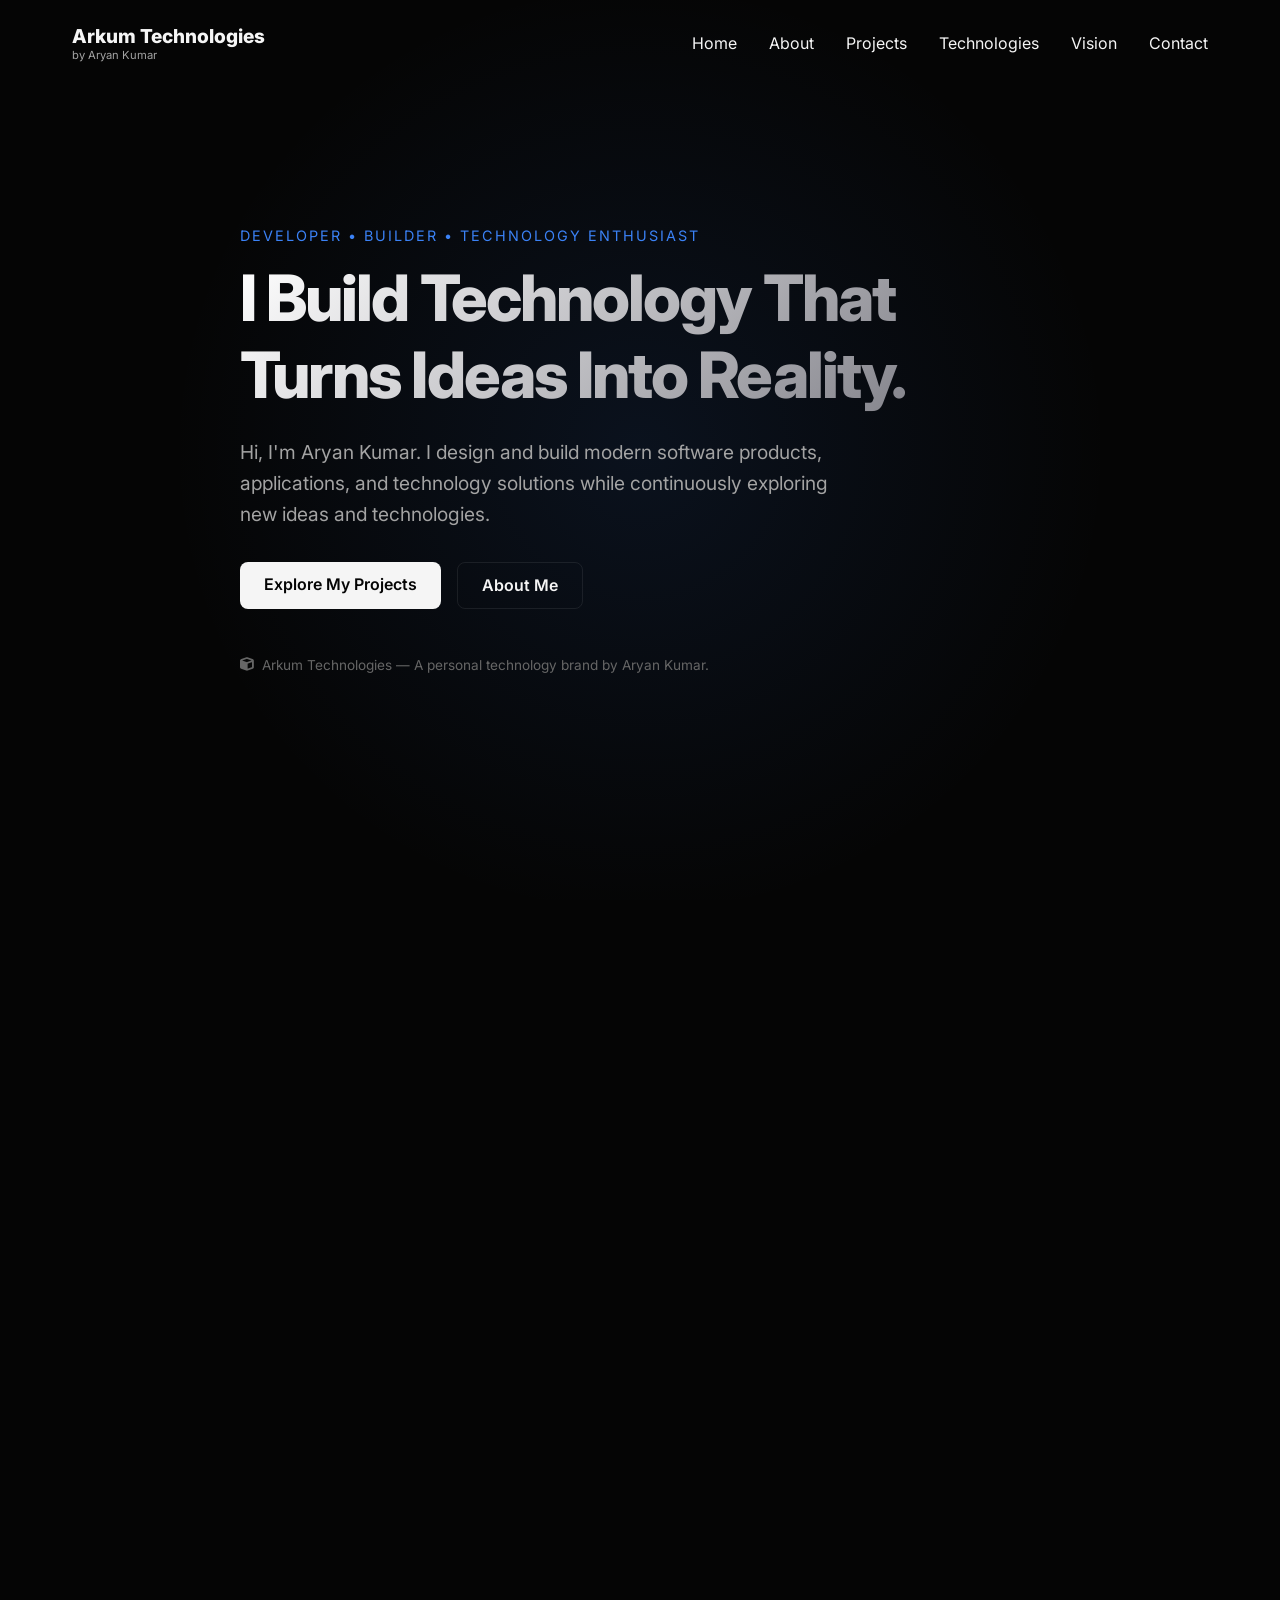
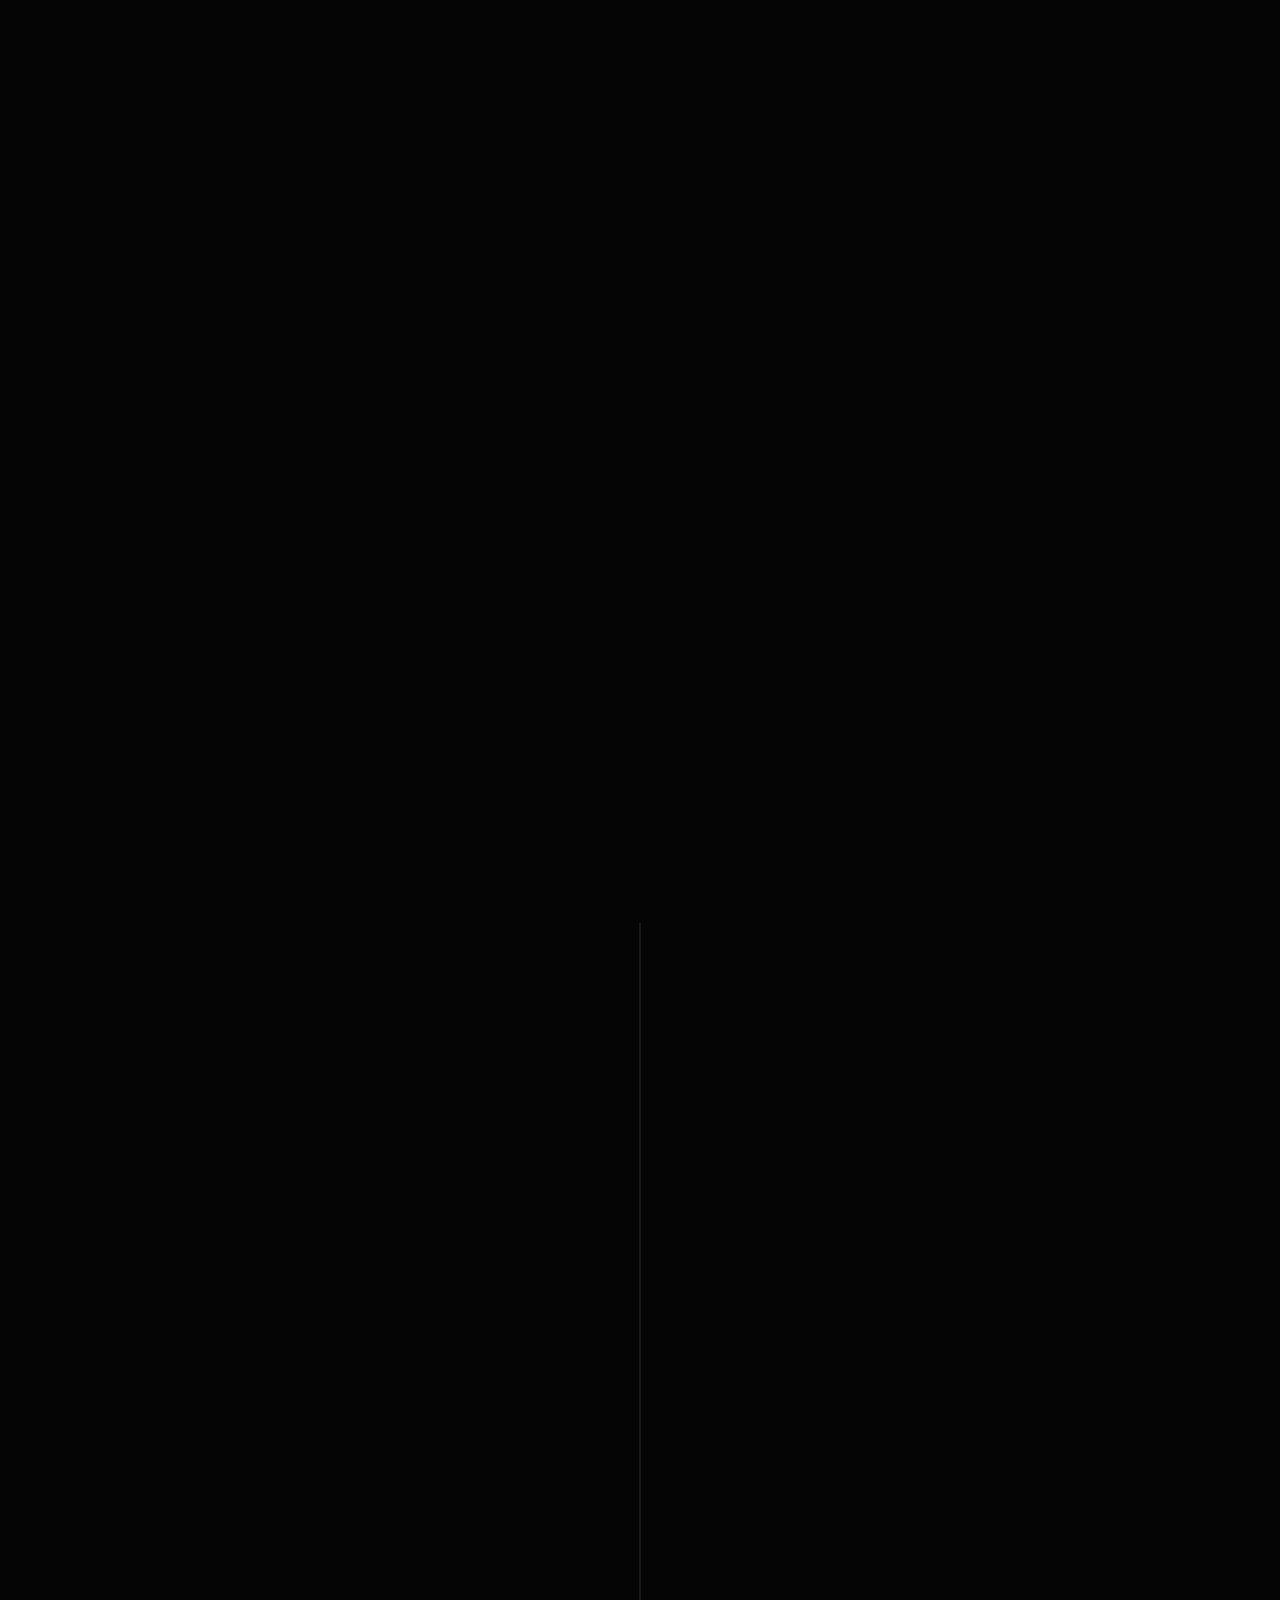
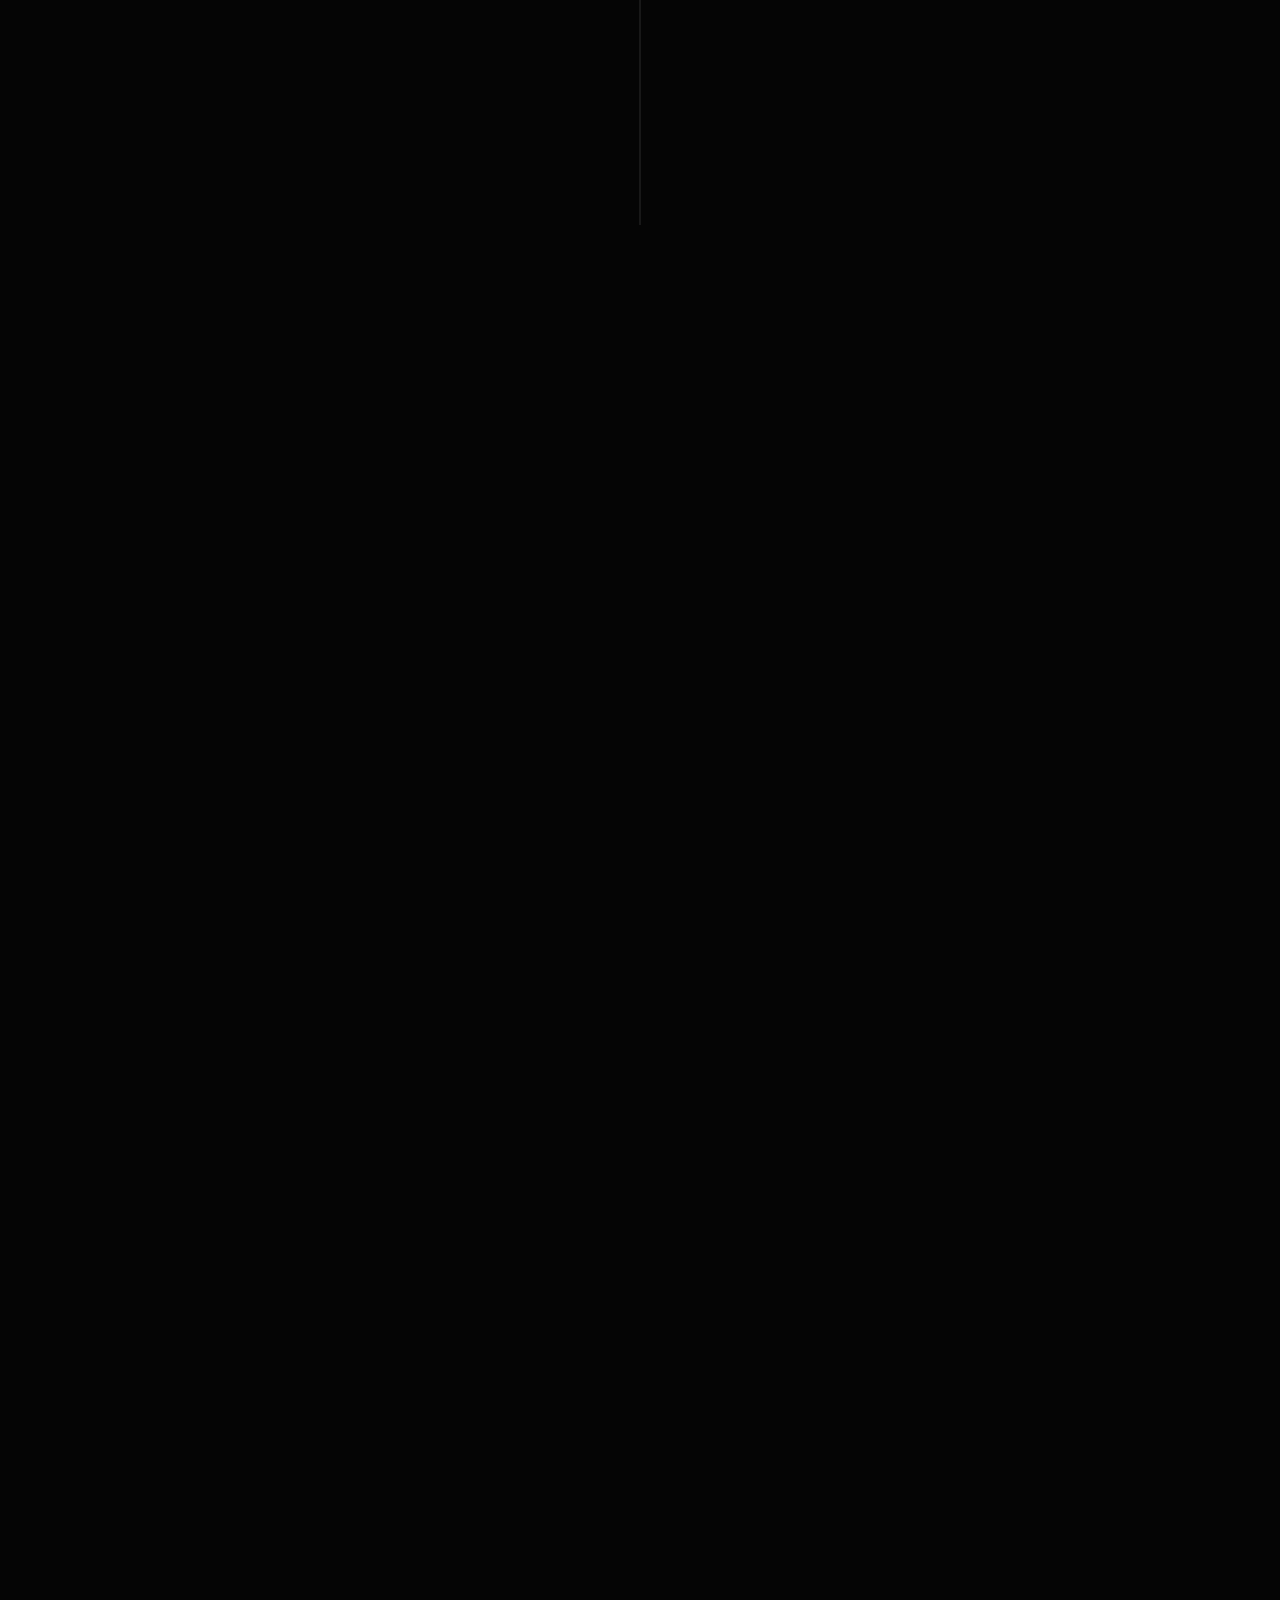
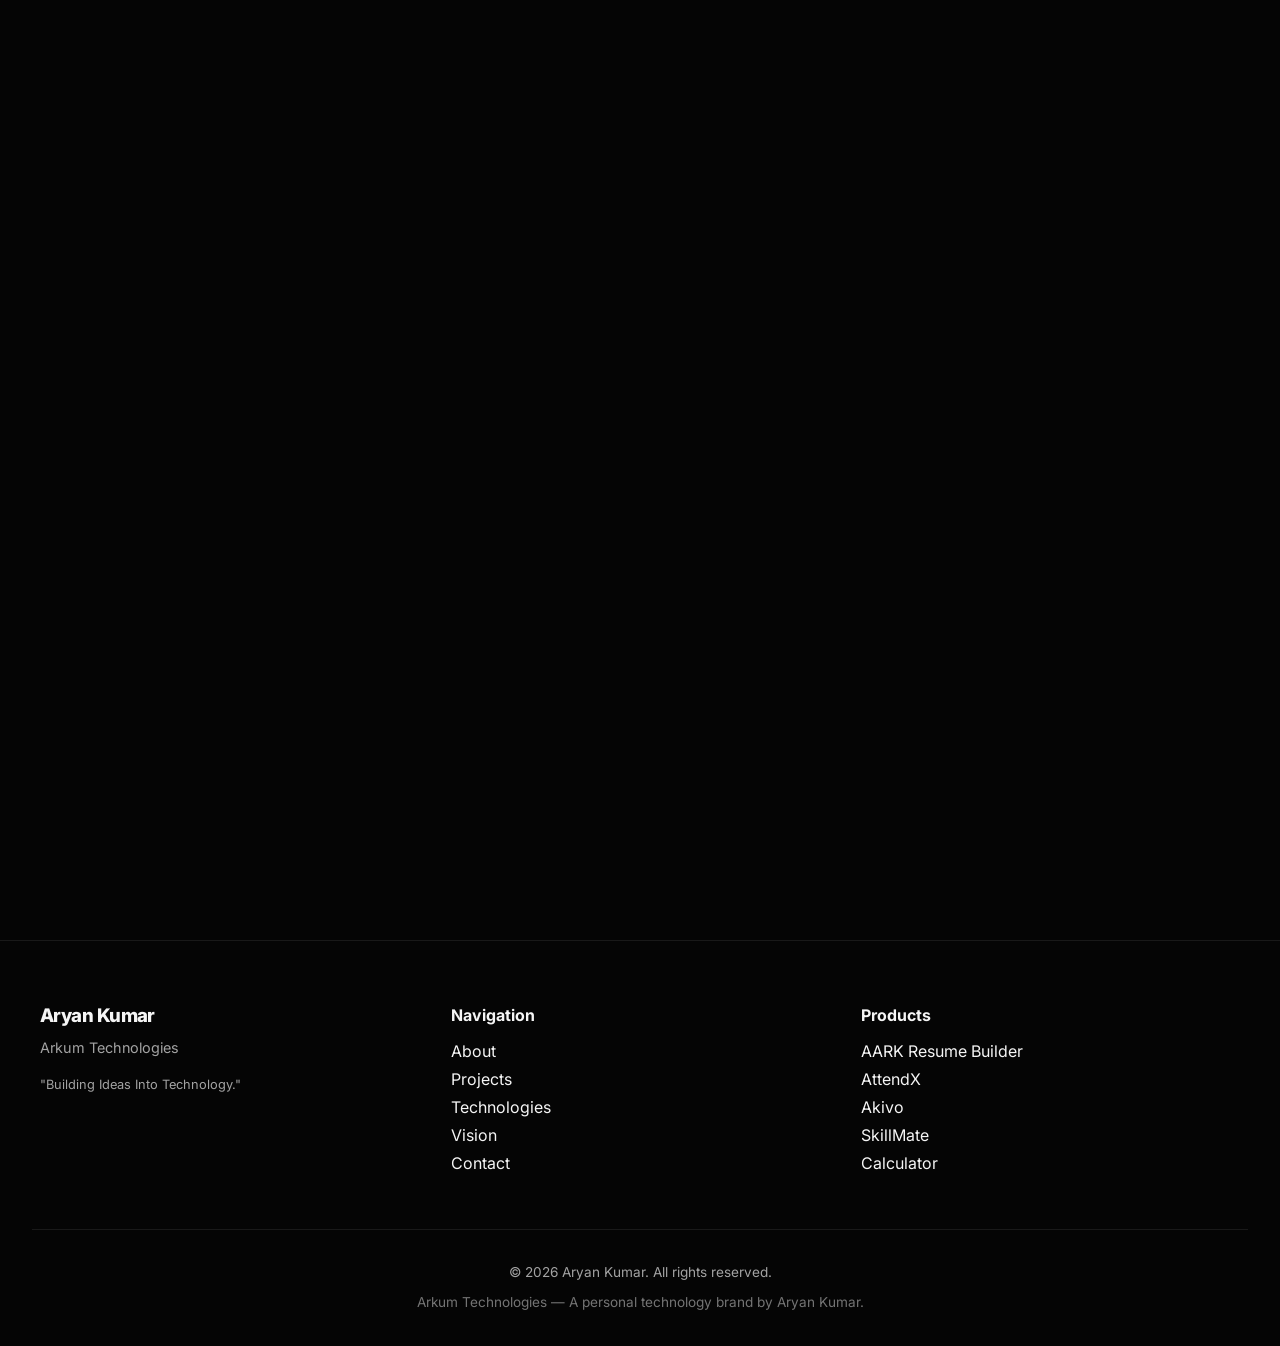
<file: index.html>
<!DOCTYPE html>
<html lang="en">
<head>
    <meta charset="UTF-8">
    <meta name="viewport" content="width=device-width, initial-scale=1.0">
    <title>Aryan Kumar | Arkum Technologies</title>
    <meta name="description" content="Aryan Kumar - Developer, Builder, and Creator of Arkum Technologies. Building ideas into technology.">
    <!-- Google Fonts -->
    <link href="https://fonts.googleapis.com/css2?family=Inter:wght@300;400;600;800&display=swap" rel="stylesheet">
    <!-- Font Awesome for Icons -->
    <link rel="stylesheet" href="https://cdnjs.cloudflare.com/ajax/libs/font-awesome/6.4.0/css/all.min.css">
    
    <!-- Link to external CSS -->
    <link rel="stylesheet" href="style.css">
</head>
<body>

    <!-- Navigation -->
    <nav id="navbar">
        <div class="container nav-container">
            <a href="#" class="logo">
                Arkum Technologies
                <span>by Aryan Kumar</span>
            </a>
            <ul class="nav-links">
                <li><a href="#hero">Home</a></li>
                <li><a href="#about">About</a></li>
                <li><a href="#projects">Projects</a></li>
                <li><a href="#technologies">Technologies</a></li>
                <li><a href="#vision">Vision</a></li>
                <li><a href="#contact">Contact</a></li>
            </ul>
        </div>
    </nav>

    <!-- Hero Section -->
    <section id="hero">
        <div class="hero-bg" id="parallax-bg"></div>
        <div class="container">
            <div class="hero-content reveal">
                <span class="intro-tag">Developer • Builder • Technology Enthusiast</span>
                <h1 class="gradient-text">I Build Technology That Turns Ideas Into Reality.</h1>
                <p>Hi, I'm Aryan Kumar. I design and build modern software products, applications, and technology solutions while continuously exploring new ideas and technologies.</p>
                <div class="hero-btns">
                    <a href="#projects" class="btn btn-primary">Explore My Projects</a>
                    <a href="#about" class="btn btn-outline">About Me</a>
                </div>
                <div class="arkum-mention">
                    <i class="fas fa-cube"></i> Arkum Technologies — A personal technology brand by Aryan Kumar.
                </div>
            </div>
        </div>
    </section>

    <!-- About Me -->
    <section id="about" class="container reveal">
        <div class="about-grid">
            <div class="about-visual glass">
                <!-- Placeholder for Image -->
            </div>
            <div class="about-text">
                <h2>Meet Aryan Kumar</h2>
                <br>
                <p>I am a developer and technology enthusiast passionate about the entire lifecycle of software creation. From conceptualizing a raw idea to deploying a fully functional application, I enjoy bridging the gap between problems and practical software products.</p>
                <br>
                <p>My work spans multiple domains, constantly adapting to utilize the best tools for the task at hand.</p>
                <div class="tags">
                    <span class="tag">Software Development</span>
                    <span class="tag">Artificial Intelligence</span>
                    <span class="tag">Machine Learning</span>
                    <span class="tag">App Development</span>
                    <span class="tag">Web Development</span>
                    <span class="tag">Product Building</span>
                    <span class="tag">Problem Solving</span>
                </div>
            </div>
        </div>
    </section>

    <!-- Products & Projects -->
    <section id="projects" class="container">
        <div class="section-header reveal">
            <h2>Things I've Built</h2>
            <p>Explore some of the applications and projects I've created under Arkum Technologies.</p>
        </div>
        <div class="project-grid">
            <!-- Project 1 -->
            <div class="project-card glass reveal">
                <div class="project-meta">
                    <span>Career / Productivity</span>
                    <span class="project-status">Ready</span>
                </div>
                <i class="fas fa-file-alt project-icon"></i>
                <h3>AARK Resume Builder</h3>
                <p>A modern resume-building platform designed to help users create professional resumes quickly and easily.</p>
                <div style="margin-top: auto; padding-top: 1rem;">
                    <a href="https://aarkresume.netlify.app/" target="_blank" rel="noopener noreferrer" class="btn btn-outline" style="width: 100%; text-align: center; font-size: 0.9rem;">View Project</a>
                </div>
            </div>
            <!-- Project 2 -->
            <div class="project-card glass reveal" style="transition-delay: 0.1s;">
                <div class="project-meta">
                    <span>Education / Attendance</span>
                    <span class="project-status">Ready</span>
                </div>
                <i class="fas fa-clipboard-user project-icon"></i>
                <h3>AttendX</h3>
                <p>An automated attendance management solution designed to simplify attendance tracking and management.</p>
                <div style="margin-top: auto; padding-top: 1rem;">
                    <a href="#" class="btn btn-outline" style="width: 100%; text-align: center; font-size: 0.9rem;">View Project</a>
                </div>
            </div>
            <!-- Project 3 -->
            <div class="project-card glass reveal" style="transition-delay: 0.2s;">
                <div class="project-meta">
                    <span>Communication</span>
                    <span class="project-status">In Development</span>
                </div>
                <i class="fas fa-comments project-icon"></i>
                <h3>Akivo</h3>
                <p>A modern messaging and communication application focused on simple, secure, and intuitive communication.</p>
                <div style="margin-top: auto; padding-top: 1rem;">
                    <a href="#" class="btn btn-outline" style="width: 100%; text-align: center; font-size: 0.9rem;">Learn More</a>
                </div>
            </div>
            <!-- Project 4 -->
            <div class="project-card glass reveal" style="transition-delay: 0.3s;">
                <div class="project-meta">
                    <span>Education / Skills</span>
                    <span class="project-status">In Development</span>
                </div>
                <i class="fas fa-laptop-code project-icon"></i>
                <h3>SkillMate</h3>
                <p>A platform designed to help students discover, develop, and manage their skills while connecting learning with practical opportunities.</p>
                <div style="margin-top: auto; padding-top: 1rem;">
                    <a href="#" class="btn btn-outline" style="width: 100%; text-align: center; font-size: 0.9rem;">Learn More</a>
                </div>
            </div>
            <!-- Project 5: Smart Calculator -->
            <div class="project-card glass reveal" style="transition-delay: 0.4s;">
                <div class="project-meta">
                    <span>Utility / Tool</span>
                    <span class="project-status">Ready</span>
                </div>
                <i class="fas fa-calculator project-icon"></i>
                <h3>Smart Calculator</h3>
                <p>A fast, responsive, and modern calculator application built for daily use. Available for Android and iOS.</p>
                <div style="margin-top: auto; padding-top: 1rem;">
                    <a href="calculator.html" class="btn btn-outline" style="width: 100%; text-align: center; font-size: 0.9rem;">View Project</a>
                </div>
            </div>
            
            <!-- Project 6: View All Button (Acts as a card) -->
            <a href="projects.html" class="project-card glass reveal" style="transition-delay: 0.5s; display: flex; justify-content: center; align-items: center; text-align: center; text-decoration: none; min-height: 250px; background: rgba(59, 130, 246, 0.05); border-color: rgba(59, 130, 246, 0.3);">
                <div>
                    <i class="fas fa-arrow-right project-icon" style="font-size: 2.5rem; color: var(--accent); margin-bottom: 1rem;"></i>
                    <h3 style="margin: 0; color: var(--text-main);">View All Projects</h3>
                    <p style="margin-top: 0.5rem; font-size: 0.9rem; color: var(--text-muted);">Explore the full archive</p>
                </div>
            </a>
        </div>
    </section>

    <!-- Development Journey -->
    <section id="journey" class="container">
        <div class="section-header reveal">
            <h2>My Development Journey</h2>
            <p>From a conceptual idea to a shipped product.</p>
        </div>
        <div class="timeline">
            <div class="timeline-item reveal">
                <h3>1. Idea & Curiosity</h3>
                <p>Observing a real-world problem or simply asking, "What if I could build this?"</p>
            </div>
            <div class="timeline-item reveal">
                <h3>2. Research & Architecture</h3>
                <p>Finding the right tools, frameworks, and structural design to ensure the product is scalable and efficient.</p>
            </div>
            <div class="timeline-item reveal">
                <h3>3. UI/UX Design</h3>
                <p>Creating intuitive, modern interfaces that prioritize user experience and aesthetic polish.</p>
            </div>
            <div class="timeline-item reveal">
                <h3>4. Development</h3>
                <p>Writing clean, maintainable code to bring the conceptual designs and architecture to life.</p>
            </div>
            <div class="timeline-item reveal">
                <h3>5. Testing & Refinement</h3>
                <p>Ensuring stability, responsiveness, and performance across all platforms.</p>
            </div>
            <div class="timeline-item reveal">
                <h3>6. Launch & Iterate</h3>
                <p>Releasing the product into the ecosystem and continuously improving it based on feedback.</p>
            </div>
        </div>
    </section>

    <!-- Technologies -->
    <section id="technologies" class="container">
        <div class="section-header reveal">
            <h2>Technologies I Work With</h2>
            <p>The tools and languages I use to build modern products.</p>
        </div>
        <div class="tech-container reveal">
            <div class="tech-badge glass"><i class="fab fa-python"></i> Python</div>
            <div class="tech-badge glass"><i class="fas fa-robot"></i> AI / Machine Learning</div>
            <div class="tech-badge glass"><i class="fab fa-js"></i> JavaScript</div>
            <div class="tech-badge glass"><i class="fab fa-react"></i> React</div>
            <div class="tech-badge glass"><i class="fab fa-node-js"></i> Node.js</div>
            <div class="tech-badge glass"><i class="fas fa-mobile-alt"></i> Flutter</div>
            <div class="tech-badge glass"><i class="fas fa-code"></i> Dart</div>
            <div class="tech-badge glass"><i class="fas fa-database"></i> SQL</div>
            <div class="tech-badge glass"><i class="fas fa-server"></i> REST APIs</div>
            <div class="tech-badge glass"><i class="fab fa-git-alt"></i> Git</div>
            <div class="tech-badge glass"><i class="fab fa-github"></i> GitHub</div>
            <div class="tech-badge glass"><i class="fas fa-cloud"></i> Cloud</div>
        </div>
    </section>

    <!-- Why I Build -->
    <section id="why-build" class="container">
        <div class="section-header reveal">
            <h2>Why I Build</h2>
        </div>
        <div class="why-grid">
            <div class="why-card glass reveal">
                <i class="fas fa-lightbulb"></i>
                <h3>Curiosity</h3>
                <p>I enjoy exploring new technologies and understanding how things work beneath the surface.</p>
            </div>
            <div class="why-card glass reveal" style="transition-delay: 0.1s;">
                <i class="fas fa-puzzle-piece"></i>
                <h3>Problem Solving</h3>
                <p>I like turning real-world complexities into practical, intuitive software solutions.</p>
            </div>
            <div class="why-card glass reveal" style="transition-delay: 0.2s;">
                <i class="fas fa-book-reader"></i>
                <h3>Learning</h3>
                <p>Every project, bug, and deployment is an opportunity to learn something completely new.</p>
            </div>
            <div class="why-card glass reveal" style="transition-delay: 0.3s;">
                <i class="fas fa-hammer"></i>
                <h3>Building</h3>
                <p>I believe the absolute best way to learn technology is to build with it.</p>
            </div>
        </div>
    </section>

    <!-- Stats -->
    <section id="stats" class="container reveal">
        <div class="stats-grid glass" style="padding: 3rem;">
            <div class="stat">
                <h3>4+</h3>
                <p>Core Projects</p>
            </div>
            <div class="stat">
                <h3>Multiple</h3>
                <p>Technologies Mastered</p>
            </div>
            <div class="stat">
                <h3>Growing</h3>
                <p>Product Ecosystem</p>
            </div>
        </div>
    </section>

    <!-- More Projects Coming -->
    <section id="more" class="container">
        <div class="section-header reveal">
            <h2>More Is Coming</h2>
            <p>I'm constantly experimenting, learning, and building. More projects and ideas are on the way.</p>
        </div>
        <div class="coming-grid reveal">
            <div class="coming-card glass">
                <h3>Project Alpha</h3>
                <span class="project-status">Coming Soon</span>
            </div>
            <div class="coming-card glass">
                <h3>Project Beta</h3>
                <span class="project-status">Coming Soon</span>
            </div>
        </div>
    </section>

    <!-- Vision -->
    <section id="vision" class="vision-section reveal">
        <h2 class="gradient-text">"To keep learning, keep building, and create technology that is genuinely useful to people."</h2>
    </section>

    <!-- Contact -->
    <section id="contact" class="container reveal">
        <div class="contact-wrapper">
            <h2>Let's Build Something.</h2>
            <p>Have an idea, collaboration opportunity, or project in mind? Let's talk.</p>
            
            <form class="contact-form glass" style="padding: 2rem;" name="portfolio-contact" method="POST" data-netlify="true">
                <input type="text" name="name" placeholder="Your Name" required>
                <input type="email" name="email" placeholder="Your Email" required>
                <textarea name="message" rows="5" placeholder="Your Message" required></textarea>
                <button type="submit" class="btn btn-primary" style="border: none;">Send Message</button>
            </form>

            <div class="social-links">
                <a href="https://github.com/aryankchaurasiaa"><i class="fab fa-github"></i></a>
                <a href=https://www.linkedin.com/in/aryan-kumar07"><i class="fab fa-linkedin"></i></a>
                <a href="https://x.com/Aryank1642"><i class="fab fa-twitter"></i></a>
                <a href="#" aria-label="Instagram"><i class="fab fa-instagram"></i></a>
                <a href="#" aria-label="Email"><i class="fas fa-envelope"></i></a>
            </div>
        </div>
    </section>

    <!-- Footer -->
    <footer>
        <div class="footer-grid">
            <div class="footer-logo">
                <h3>Aryan Kumar</h3>
                <p style="font-size: 0.9rem;">Arkum Technologies</p>
                <p style="font-size: 0.8rem; margin-top: 1rem;">"Building Ideas Into Technology."</p>
            </div>
            <div class="footer-links">
                <h4>Navigation</h4>
                <ul>
                    <li><a href="#about">About</a></li>
                    <li><a href="#projects">Projects</a></li>
                    <li><a href="#technologies">Technologies</a></li>
                    <li><a href="#vision">Vision</a></li>
                    <li><a href="#contact">Contact</a></li>
                </ul>
            </div>
            <div class="footer-links">
                <h4>Products</h4>
                <ul>
                    <li><a href="https://aarkresume.netlify.app/" target="_blank">AARK Resume Builder</a></li>
                    <li><a href="#">AttendX</a></li>
                    <li><a href="#">Akivo</a></li>
                    <li><a href="#">SkillMate</a></li>
                    <li><a href="calculator.html">Calculator</a></li>
                </ul>
            </div>
        </div>
        <div class="footer-bottom">
            <p>&copy; 2026 Aryan Kumar. All rights reserved.</p>
            <p style="margin-top: 0.5rem; opacity: 0.7;">Arkum Technologies — A personal technology brand by Aryan Kumar.</p>
        </div>
    </footer>

    <!-- Link to external JS -->
    <script src="script.js"></script>
</body>
</html>
</file>
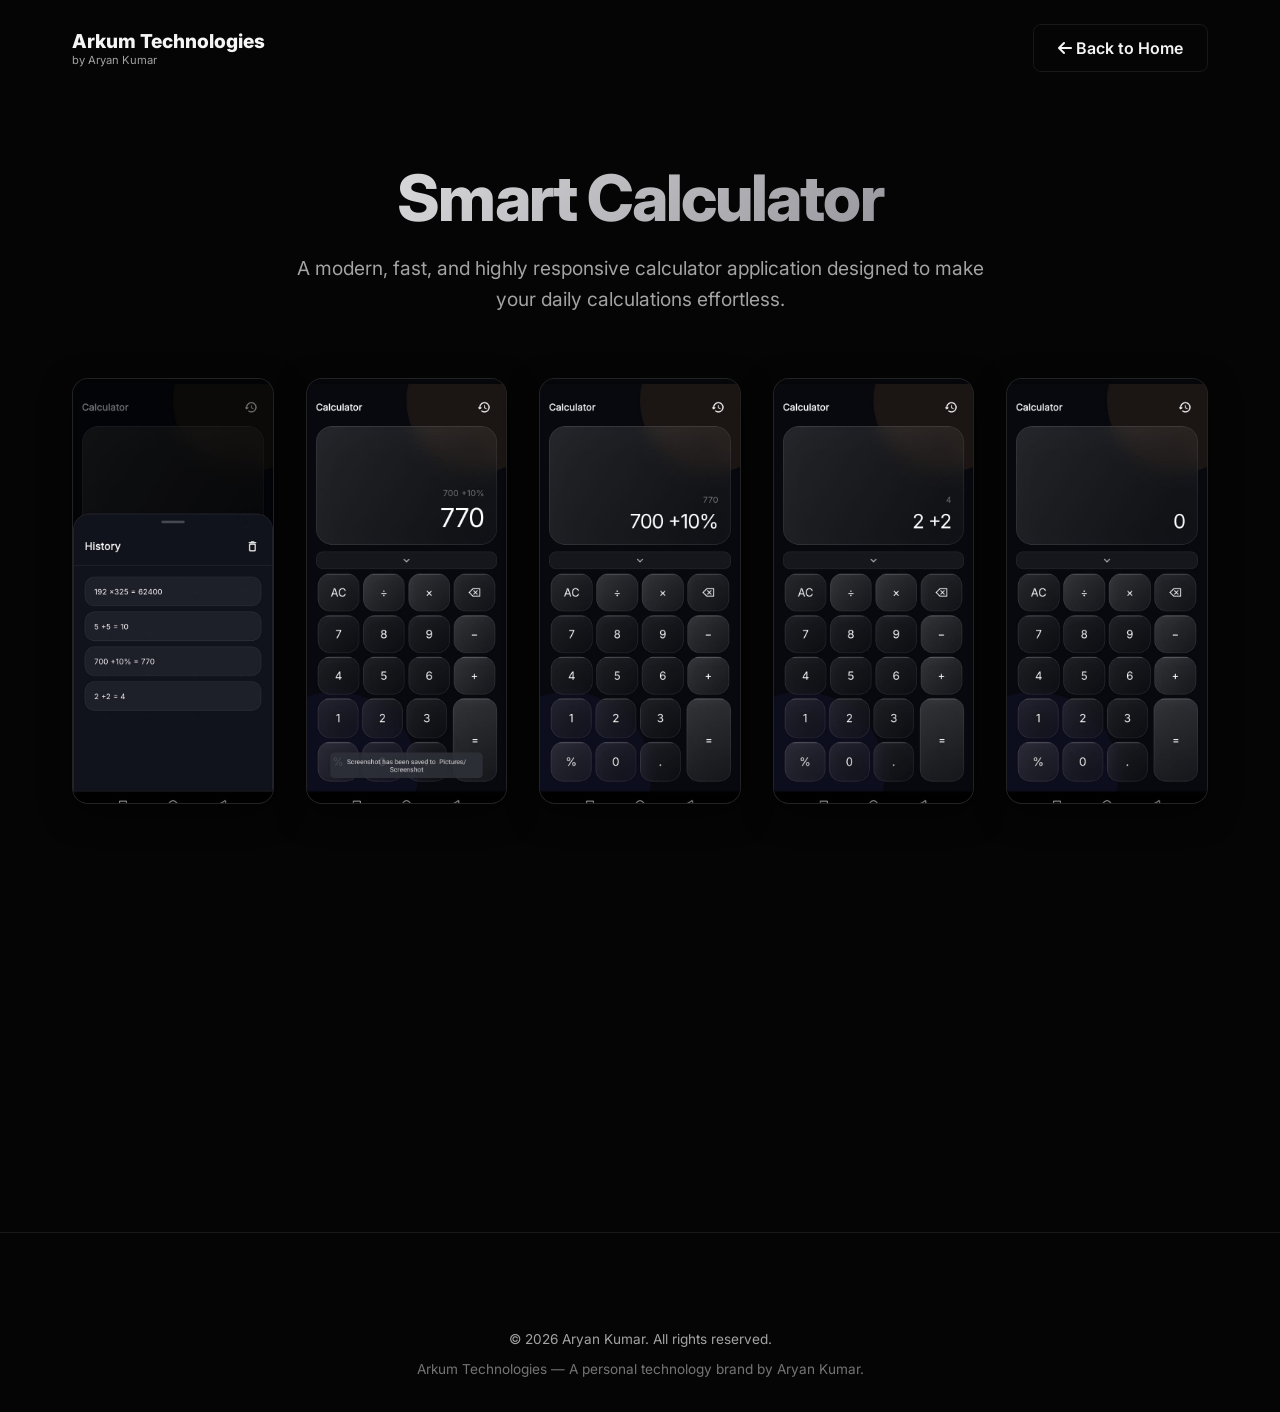
<file: calculator.html>
<!DOCTYPE html>
<html lang="en">
<head>
    <meta charset="UTF-8">
    <meta name="viewport" content="width=device-width, initial-scale=1.0">
    <title>Smart Calculator | Arkum Technologies</title>
    <!-- Google Fonts -->
    <link href="https://fonts.googleapis.com/css2?family=Inter:wght@300;400;600;800&display=swap" rel="stylesheet">
    <!-- Font Awesome for Icons -->
    <link rel="stylesheet" href="https://cdnjs.cloudflare.com/ajax/libs/font-awesome/6.4.0/css/all.min.css">
    <!-- Link to existing CSS -->
    <link rel="stylesheet" href="style.css">
    
    <style>
        /* Sirf is page ke image gallery ke liye chhota sa CSS */
        .gallery-grid {
            display: grid;
            grid-template-columns: repeat(auto-fit, minmax(200px, 1fr));
            gap: 2rem;
            margin-top: 4rem;
        }
        .gallery-img {
            width: 100%;
            border-radius: 16px;
            object-fit: cover;
            aspect-ratio: 9/19; /* Mobile screenshot ka size */
            box-shadow: 0 10px 30px rgba(0,0,0,0.5);
        }
    </style>
</head>
<body>

    <!-- Navigation -->
    <nav id="navbar" class="scrolled">
        <div class="container nav-container">
            <a href="index.html" class="logo">
                Arkum Technologies
                <span>by Aryan Kumar</span>
            </a>
            <!-- Back to Home Button -->
            <a href="index.html" class="btn btn-outline"><i class="fas fa-arrow-left"></i> Back to Home</a>
        </div>
    </nav>

    <!-- Project Details Section -->
    <section id="project-details" class="container" style="padding-top: 10rem; min-height: 100vh;">
        <div class="section-header reveal">
            <h1 class="gradient-text" style="font-size: clamp(2.5rem, 5vw, 4rem); margin-bottom: 1rem;">Smart Calculator</h1>
            <p style="font-size: 1.2rem; max-width: 700px; margin: 0 auto;">A modern, fast, and highly responsive calculator application designed to make your daily calculations effortless.</p>
        </div>

        <!-- 5 Screenshots Gallery -->
        <div class="gallery-grid">
            <img src="images/calc1.jpeg" alt="Calculator App Screen 1" class="gallery-img glass reveal" style="transition-delay: 0.1s;">
            <img src="images/calc2.jpeg" alt="Calculator App Screen 2" class="gallery-img glass reveal" style="transition-delay: 0.2s;">
            <img src="images/calc3.jpeg" alt="Calculator App Screen 3" class="gallery-img glass reveal" style="transition-delay: 0.3s;">
            <img src="images/calc4.jpeg" alt="Calculator App Screen 4" class="gallery-img glass reveal" style="transition-delay: 0.4s;">
            <img src="images/calc5.jpeg" alt="Calculator App Screen 5" class="gallery-img glass reveal" style="transition-delay: 0.5s;">
        </div>

        <!-- Details & Downloads -->
        <div class="reveal" style="text-align: center; max-width: 800px; margin: 6rem auto 2rem; background: var(--surface-color); padding: 3rem 2rem; border-radius: 20px; border: 1px solid var(--glass-border);">
            <h2 style="margin-bottom: 1.5rem;">Download The App</h2>
            <p style="margin-bottom: 2.5rem;">Get the Smart Calculator app on your device. Choose your platform below to download the application files directly.</p>
            
            <div style="display: flex; gap: 1.5rem; justify-content: center; flex-wrap: wrap;">
                <!-- Android Download Button (Apne APK ka link yahan href me daalein) -->
                <a href="downloads/calculator.apk" download class="btn btn-primary" style="display: flex; align-items: center; gap: 0.8rem; font-size: 1.1rem; padding: 1rem 2rem;">
                    <i class="fab fa-android" style="font-size: 1.5rem;"></i> Download for Android
                </a>
                
                <!-- iOS Download Button (Apne iOS file ka link yahan href me daalein) -->
                <a href="downloads/calculator-ios.ipa" download class="btn btn-outline" style="display: flex; align-items: center; gap: 0.8rem; font-size: 1.1rem; padding: 1rem 2rem;">
                    <i class="fab fa-apple" style="font-size: 1.5rem;"></i> Download for iOS
                </a>
            </div>
        </div>
    </section>

    <!-- Footer -->
    <footer style="margin-top: 0;">
        <div class="footer-bottom" style="border-top: none;">
            <p>&copy; 2026 Aryan Kumar. All rights reserved.</p>
            <p style="margin-top: 0.5rem; opacity: 0.7;">Arkum Technologies — A personal technology brand by Aryan Kumar.</p>
        </div>
    </footer>

    <!-- Link to existing JS -->
    <script src="script.js"></script>
</body>
</html>
</file>
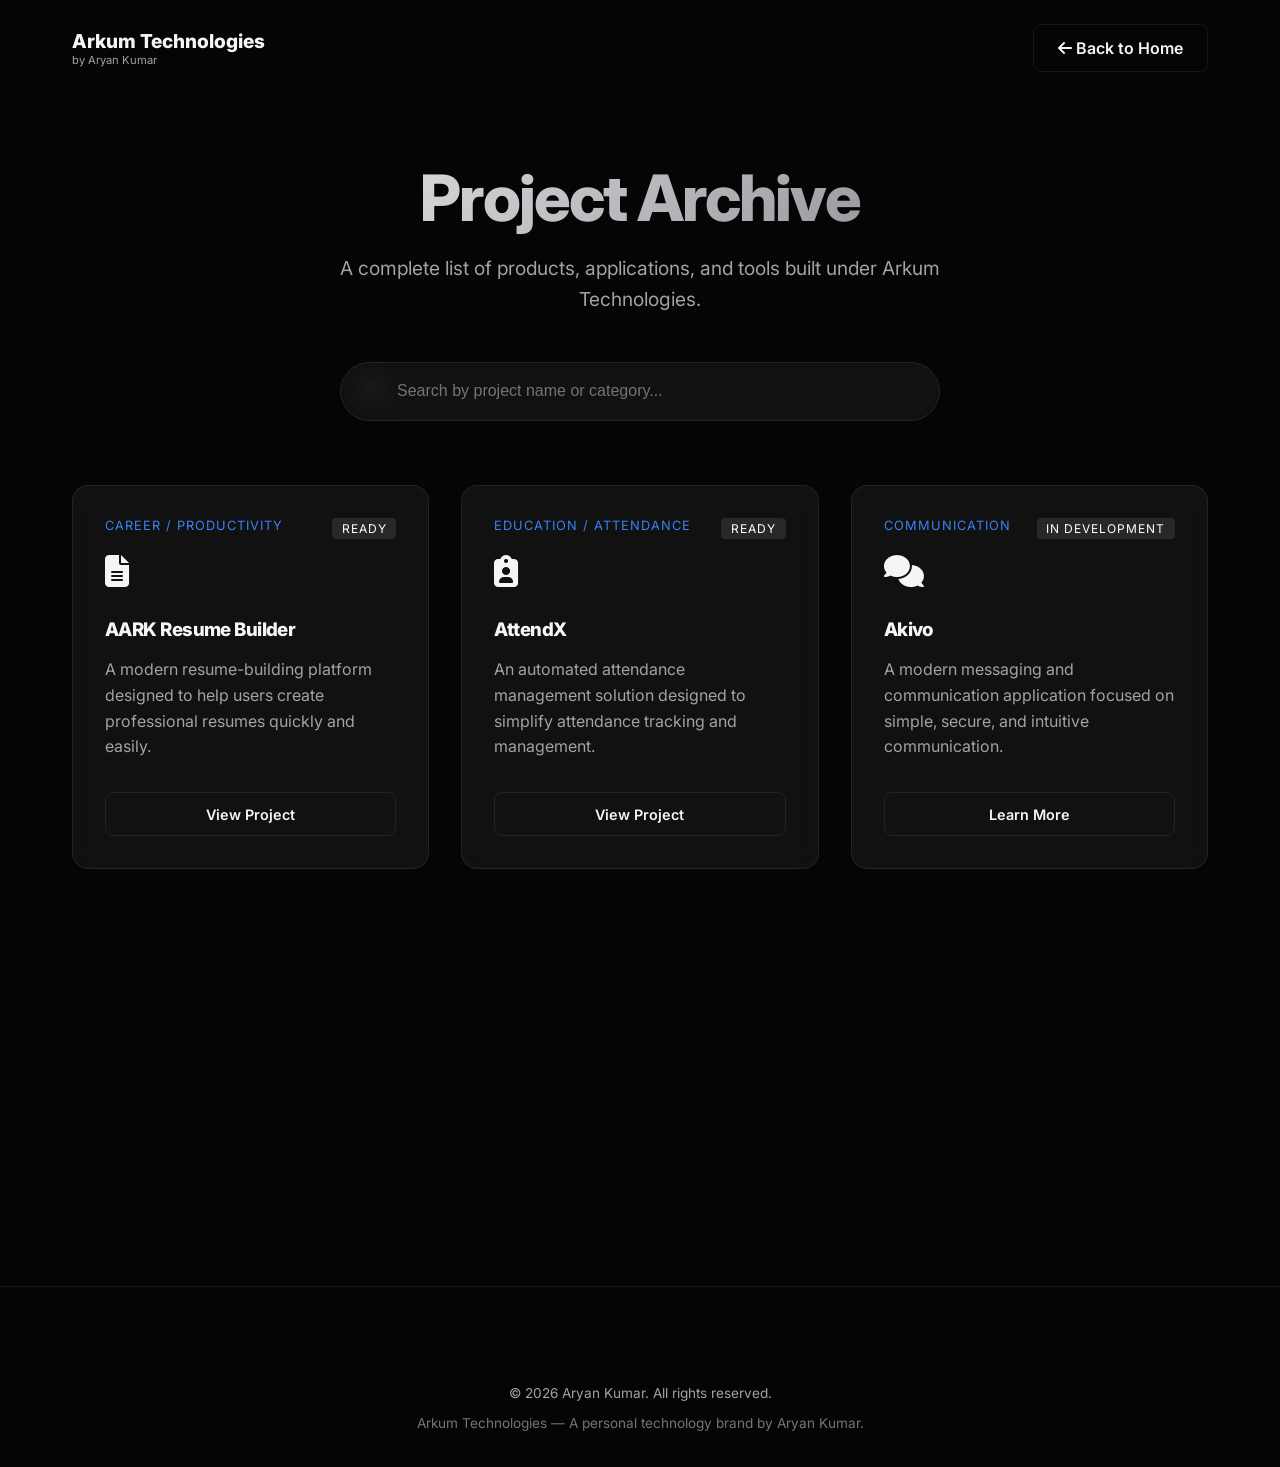
<file: projects.html>
<!DOCTYPE html>
<html lang="en">
<head>
    <meta charset="UTF-8">
    <meta name="viewport" content="width=device-width, initial-scale=1.0">
    <title>All Projects | Arkum Technologies</title>
    <!-- Google Fonts -->
    <link href="https://fonts.googleapis.com/css2?family=Inter:wght@300;400;600;800&display=swap" rel="stylesheet">
    <!-- Font Awesome for Icons -->
    <link rel="stylesheet" href="https://cdnjs.cloudflare.com/ajax/libs/font-awesome/6.4.0/css/all.min.css">
    <!-- Link to existing CSS -->
    <link rel="stylesheet" href="style.css">
    
    <style>
        /* Search input par click karne par thoda glow effect */
        #searchInput:focus {
            box-shadow: 0 0 15px var(--accent-glow);
            border-color: var(--accent);
        }
    </style>
</head>
<body>

    <!-- Navigation -->
    <nav id="navbar" class="scrolled">
        <div class="container nav-container">
            <a href="index.html" class="logo">
                Arkum Technologies
                <span>by Aryan Kumar</span>
            </a>
            <!-- Back to Home Button -->
            <a href="index.html" class="btn btn-outline"><i class="fas fa-arrow-left"></i> Back to Home</a>
        </div>
    </nav>

    <!-- All Projects Section -->
    <section class="container" style="padding-top: 10rem; min-height: 100vh;">
        <div class="section-header reveal">
            <h1 class="gradient-text" style="font-size: clamp(2.5rem, 5vw, 4rem); margin-bottom: 1rem;">Project Archive</h1>
            <p style="font-size: 1.2rem; max-width: 700px; margin: 0 auto; margin-bottom: 3rem;">A complete list of products, applications, and tools built under Arkum Technologies.</p>
            
            <!-- SEARCH BAR -->
            <div style="max-width: 600px; margin: 0 auto; position: relative;">
                <i class="fas fa-search" style="position: absolute; left: 1.5rem; top: 50%; transform: translateY(-50%); color: var(--text-muted); font-size: 1.2rem;"></i>
                <input type="text" id="searchInput" placeholder="Search by project name or category..." style="width: 100%; padding: 1.2rem 1.5rem 1.2rem 3.5rem; border-radius: 50px; background: rgba(25, 25, 25, 0.6); border: 1px solid var(--glass-border); color: var(--text-main); font-size: 1rem; outline: none; transition: var(--transition); backdrop-filter: blur(12px);">
            </div>
        </div>

        <div class="project-grid" id="projectList" style="margin-top: 3rem;">
            
            <!-- Project 1 -->
            <div class="project-card glass reveal item">
                <div class="project-meta">
                    <span>Career / Productivity</span>
                    <span class="project-status">Ready</span>
                </div>
                <i class="fas fa-file-alt project-icon"></i>
                <h3>AARK Resume Builder</h3>
                <p>A modern resume-building platform designed to help users create professional resumes quickly and easily.</p>
                <div style="margin-top: auto; padding-top: 1rem;">
                    <a href="https://aarkresume.netlify.app/" target="_blank" rel="noopener noreferrer" class="btn btn-outline" style="width: 100%; text-align: center; font-size: 0.9rem;">View Project</a>
                </div>
            </div>

            <!-- Project 2 -->
            <div class="project-card glass reveal item">
                <div class="project-meta">
                    <span>Education / Attendance</span>
                    <span class="project-status">Ready</span>
                </div>
                <i class="fas fa-clipboard-user project-icon"></i>
                <h3>AttendX</h3>
                <p>An automated attendance management solution designed to simplify attendance tracking and management.</p>
                <div style="margin-top: auto; padding-top: 1rem;">
                    <a href="#" class="btn btn-outline" style="width: 100%; text-align: center; font-size: 0.9rem;">View Project</a>
                </div>
            </div>

            <!-- Project 3 -->
            <div class="project-card glass reveal item">
                <div class="project-meta">
                    <span>Communication</span>
                    <span class="project-status">In Development</span>
                </div>
                <i class="fas fa-comments project-icon"></i>
                <h3>Akivo</h3>
                <p>A modern messaging and communication application focused on simple, secure, and intuitive communication.</p>
                <div style="margin-top: auto; padding-top: 1rem;">
                    <a href="#" class="btn btn-outline" style="width: 100%; text-align: center; font-size: 0.9rem;">Learn More</a>
                </div>
            </div>

            <!-- Project 4 -->
            <div class="project-card glass reveal item">
                <div class="project-meta">
                    <span>Education / Skills</span>
                    <span class="project-status">In Development</span>
                </div>
                <i class="fas fa-laptop-code project-icon"></i>
                <h3>SkillMate</h3>
                <p>A platform designed to help students discover, develop, and manage their skills while connecting learning with practical opportunities.</p>
                <div style="margin-top: auto; padding-top: 1rem;">
                    <a href="#" class="btn btn-outline" style="width: 100%; text-align: center; font-size: 0.9rem;">Learn More</a>
                </div>
            </div>

            <!-- Project 5 -->
            <div class="project-card glass reveal item">
                <div class="project-meta">
                    <span>Utility / Tool</span>
                    <span class="project-status">Ready</span>
                </div>
                <i class="fas fa-calculator project-icon"></i>
                <h3>Smart Calculator</h3>
                <p>A fast, responsive, and modern calculator application built for daily use. Available for Android and iOS.</p>
                <div style="margin-top: auto; padding-top: 1rem;">
                    <a href="calculator.html" class="btn btn-outline" style="width: 100%; text-align: center; font-size: 0.9rem;">View Project</a>
                </div>
            </div>

        </div>
    </section>

    <!-- Footer -->
    <footer style="margin-top: 0;">
        <div class="footer-bottom" style="border-top: none;">
            <p>&copy; 2026 Aryan Kumar. All rights reserved.</p>
            <p style="margin-top: 0.5rem; opacity: 0.7;">Arkum Technologies — A personal technology brand by Aryan Kumar.</p>
        </div>
    </footer>

    <!-- Link to existing JS -->
    <script src="script.js"></script>
    
    <!-- Search Bar Logic (Sirf is page ke liye) -->
    <script>
        const searchInput = document.getElementById('searchInput');
        const projects = document.querySelectorAll('.project-card.item');

        searchInput.addEventListener('keyup', function() {
            let filter = this.value.toLowerCase();
            
            projects.forEach(project => {
                // Project ka sara text (Title, Description, Category) le raha hai
                let text = project.innerText.toLowerCase(); 
                
                if (text.includes(filter)) {
                    project.style.display = 'flex';
                } else {
                    project.style.display = 'none';
                }
            });
        });
    </script>
</body>
</html>
</file>
<file: style.css>
/* CSS Variables */
:root {
    --bg-color: #050505;
    --surface-color: rgba(25, 25, 25, 0.6);
    --text-main: #f5f5f5;
    --text-muted: #a3a3a3;
    --accent: #3b82f6;
    --accent-glow: rgba(59, 130, 246, 0.5);
    --glass-border: rgba(255, 255, 255, 0.08);
    --transition: all 0.4s cubic-bezier(0.25, 0.8, 0.25, 1);
}

/* Reset & Base */
* { margin: 0; padding: 0; box-sizing: border-box; }
html { scroll-behavior: smooth; font-family: 'Inter', sans-serif; background-color: var(--bg-color); color: var(--text-main); overflow-x: hidden; }
body { overflow-x: hidden; position: relative; }
a { text-decoration: none; color: inherit; }
ul { list-style: none; }

/* Typography */
h1, h2, h3 { font-weight: 800; letter-spacing: -0.03em; line-height: 1.2; }
p { line-height: 1.6; color: var(--text-muted); }
.gradient-text {
    background: linear-gradient(135deg, #fff, #71717a);
    -webkit-background-clip: text;
    -webkit-text-fill-color: transparent;
}

/* Layout & Spacing */
.container { max-width: 1200px; margin: 0 auto; padding: 0 2rem; }

/* Sections Padding */
section { 
    padding: 10rem 0; 
    position: relative; 
    scroll-margin-top: 100px; 
}

/* Glassmorphism & Cards */
.glass {
    background: var(--surface-color);
    backdrop-filter: blur(12px);
    -webkit-backdrop-filter: blur(12px);
    border: 1px solid var(--glass-border);
    border-radius: 16px;
}

/* Buttons */
.btn {
    display: inline-block; padding: 0.8rem 1.5rem; border-radius: 8px; font-weight: 600; cursor: pointer; transition: var(--transition);
}
.btn-primary { background: var(--text-main); color: var(--bg-color); }
.btn-primary:hover { transform: translateY(-2px); box-shadow: 0 4px 15px rgba(255,255,255,0.2); }
.btn-outline { background: transparent; border: 1px solid var(--glass-border); color: var(--text-main); }
.btn-outline:hover { background: var(--surface-color); transform: translateY(-2px); }

/* Navigation */
nav {
    position: fixed; top: 0; width: 100%; z-index: 1000; padding: 1.5rem 0; transition: var(--transition);
}
nav.scrolled { padding: 1rem 0; background: rgba(5, 5, 5, 0.8); backdrop-filter: blur(10px); border-bottom: 1px solid var(--glass-border); }
.nav-container { display: flex; justify-content: space-between; align-items: center; }
.logo { font-size: 1.2rem; font-weight: 800; display: flex; flex-direction: column; }
.logo span { font-size: 0.7rem; font-weight: 400; color: var(--text-muted); }
.nav-links { display: flex; gap: 2rem; }
.nav-links a:hover { color: var(--text-main); text-shadow: 0 0 8px var(--glass-border); }
.hamburger { display: none; } /* Hamburger Hamesha ke liye hidden */

/* Hero Section */
#hero {
    height: 100vh; display: flex; align-items: center; position: relative; overflow: hidden; padding: 0; 
}
.hero-bg {
    position: absolute; top: 0; left: 0; width: 100%; height: 100%; z-index: -1;
    background: radial-gradient(circle at 50% 50%, rgba(59, 130, 246, 0.1) 0%, transparent 60%);
}
.hero-content { max-width: 800px; z-index: 1; }
.intro-tag { font-size: 0.9rem; letter-spacing: 2px; text-transform: uppercase; color: var(--accent); margin-bottom: 1rem; display: block; }
.hero-content h1 { font-size: clamp(3rem, 5vw, 5rem); margin-bottom: 1.5rem; }
.hero-content p { font-size: 1.2rem; margin-bottom: 2rem; max-width: 600px; }
.hero-btns { display: flex; gap: 1rem; }
.arkum-mention { margin-top: 3rem; font-size: 0.85rem; color: #666; display: flex; align-items: center; gap: 0.5rem; }

/* About Me */
.about-grid { display: grid; grid-template-columns: 1fr 1fr; gap: 4rem; align-items: center; margin-bottom: 5rem; }
.about-visual { 
    width: 100%; max-width: 450px; margin: 0 auto; aspect-ratio: 1; border-radius: 20px; 
    background: linear-gradient(45deg, #111, #222); position: relative; overflow: hidden; border: 1px solid var(--glass-border); 
}
.about-visual::after { content: ''; position: absolute; inset: 0; background: url('https://source.unsplash.com/random/800x800/?technology,code') center/cover; opacity: 0.4; mix-blend-mode: luminosity; }
.tags { display: flex; flex-wrap: wrap; gap: 0.5rem; margin-top: 1.5rem; }
.tag { padding: 0.4rem 1rem; background: rgba(255,255,255,0.05); border-radius: 50px; font-size: 0.85rem; border: 1px solid var(--glass-border); }

/* Projects Grid */
.section-header { text-align: center; margin-bottom: 4rem; }
.section-header h2 { font-size: 2.5rem; margin-bottom: 0.5rem; }
.project-grid { display: grid; grid-template-columns: repeat(auto-fit, minmax(300px, 1fr)); gap: 2rem; }
.project-card { padding: 2rem; transition: var(--transition); display: flex; flex-direction: column; gap: 1rem; position: relative; overflow: hidden; }
.project-card:hover { transform: translateY(-10px); border-color: rgba(255,255,255,0.2); box-shadow: 0 10px 30px rgba(0,0,0,0.5); }
.project-icon { font-size: 2rem; color: var(--text-main); margin-bottom: 1rem; }
.project-meta { display: flex; justify-content: space-between; font-size: 0.8rem; color: var(--accent); text-transform: uppercase; letter-spacing: 1px; }
.project-status { font-size: 0.75rem; padding: 0.2rem 0.6rem; background: rgba(255,255,255,0.1); border-radius: 4px; color: #fff; }

/* Journey Timeline */
.timeline { position: relative; max-width: 800px; margin: 0 auto; }
.timeline::before { content: ''; position: absolute; left: 50%; transform: translateX(-50%); width: 2px; height: 100%; background: var(--glass-border); }
.timeline-item { width: 50%; padding: 2rem; position: relative; }
.timeline-item:nth-child(odd) { left: 0; text-align: right; }
.timeline-item:nth-child(even) { left: 50%; text-align: left; }
.timeline-item::after { content: ''; position: absolute; top: 2.5rem; width: 12px; height: 12px; background: var(--bg-color); border: 2px solid var(--text-main); border-radius: 50%; }
.timeline-item:nth-child(odd)::after { right: -6px; }
.timeline-item:nth-child(even)::after { left: -6px; }

/* Technologies */
.tech-container { display: flex; flex-wrap: wrap; justify-content: center; gap: 1rem; max-width: 900px; margin: 0 auto; }
.tech-badge { padding: 1rem 2rem; display: flex; align-items: center; gap: 0.5rem; font-weight: 600; transition: var(--transition); }
.tech-badge:hover { transform: scale(1.05); background: rgba(255,255,255,0.1); }

/* Why I Build */
.why-grid { display: grid; grid-template-columns: repeat(auto-fit, minmax(250px, 1fr)); gap: 2rem; }
.why-card { padding: 2rem; text-align: center; }
.why-card i { font-size: 2.5rem; margin-bottom: 1rem; color: var(--accent); }

/* Stats */
.stats-grid { display: flex; justify-content: space-around; flex-wrap: wrap; gap: 2rem; text-align: center; }
.stat h3 { font-size: 3rem; margin-bottom: 0.5rem; color: var(--text-main); }

/* More Coming */
.coming-grid { display: grid; grid-template-columns: repeat(auto-fit, minmax(250px, 1fr)); gap: 2rem; opacity: 0.6; }
.coming-card { padding: 3rem 2rem; text-align: center; filter: blur(2px); transition: var(--transition); }
.coming-card:hover { filter: blur(0); }

/* Vision */
.vision-section { text-align: center; padding: 10rem 2rem; background: radial-gradient(circle, rgba(255,255,255,0.03) 0%, transparent 70%); }
.vision-section h2 { font-size: clamp(2rem, 4vw, 4rem); max-width: 800px; margin: 0 auto; line-height: 1.3; }

/* Contact */
.contact-wrapper { max-width: 600px; margin: 0 auto; text-align: center; }
.contact-form { display: flex; flex-direction: column; gap: 1rem; margin-top: 2rem; text-align: left; }
.contact-form input, .contact-form textarea { width: 100%; padding: 1rem; border-radius: 8px; background: rgba(255,255,255,0.02); border: 1px solid var(--glass-border); color: var(--text-main); font-family: inherit; }
.social-links { display: flex; justify-content: center; gap: 1.5rem; margin-top: 3rem; font-size: 1.5rem; }
.social-links a:hover { color: var(--accent); transform: translateY(-3px); }

/* Footer */
footer { padding: 4rem 2rem 2rem; border-top: 1px solid var(--glass-border); margin-top: 4rem; }
.footer-grid { display: grid; grid-template-columns: repeat(auto-fit, minmax(200px, 1fr)); gap: 2rem; max-width: 1200px; margin: 0 auto 3rem; }
.footer-logo h3 { margin-bottom: 0.5rem; }
.footer-links h4 { margin-bottom: 1rem; color: var(--text-main); }
.footer-links li { margin-bottom: 0.5rem; }
.footer-bottom { text-align: center; padding-top: 2rem; border-top: 1px solid var(--glass-border); font-size: 0.85rem; color: var(--text-muted); }

/* Animations */
.reveal { opacity: 0; transform: translateY(40px); transition: 0.8s all cubic-bezier(0.5, 0, 0, 1); }
.reveal.active { opacity: 1; transform: translateY(0); }

/* Responsive Settings (Mobile View) */
@media (max-width: 768px) {
    /* Mobile me upar wali nav-links hide ho jayengi, sirf Logo bachega */
    .nav-links { display: none; } 
    
    .about-grid { grid-template-columns: 1fr; }
    .timeline::before { left: 0; }
    .timeline-item { width: 100%; left: 0 !important; text-align: left !important; padding-left: 2.5rem; }
    .timeline-item::after { left: -6px !important; }
}
@media (prefers-reduced-motion: reduce) {
    .reveal { transition: none; opacity: 1; transform: none; }
    html { scroll-behavior: auto; }
}
</file>
